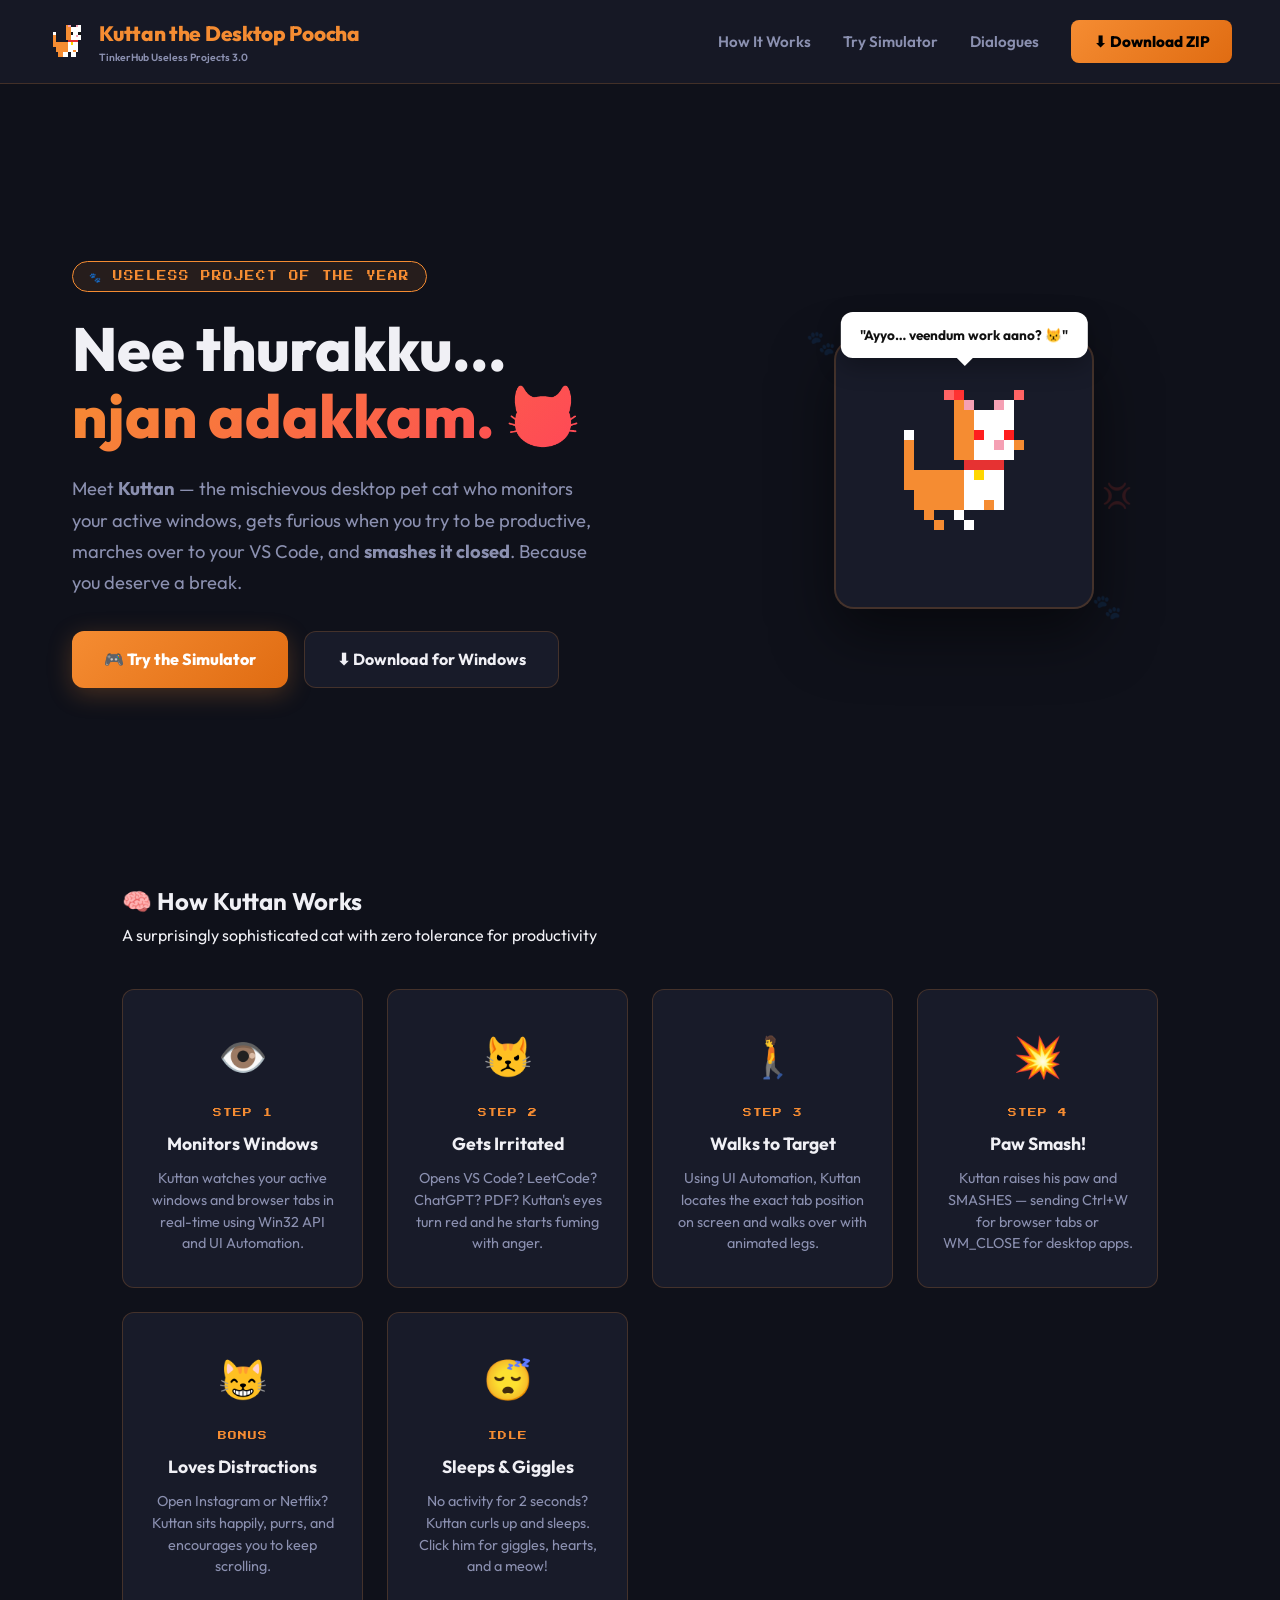
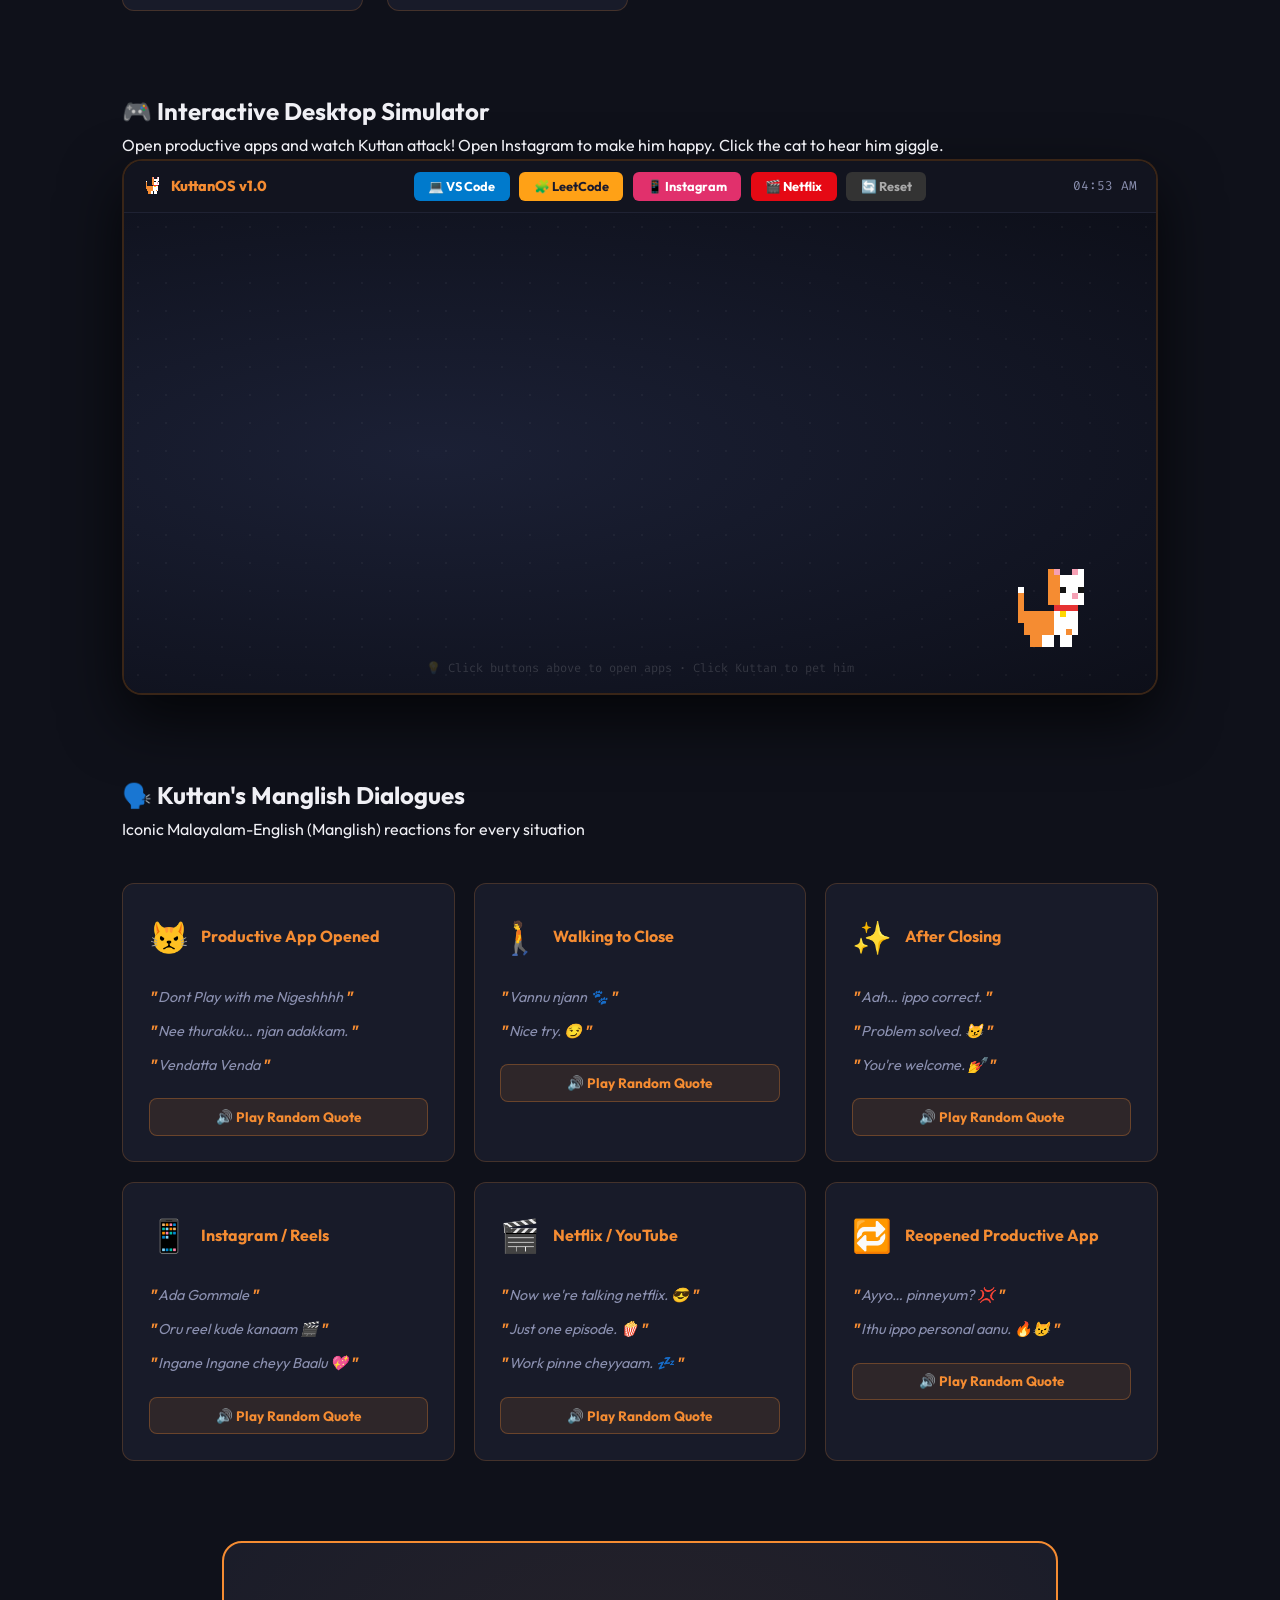
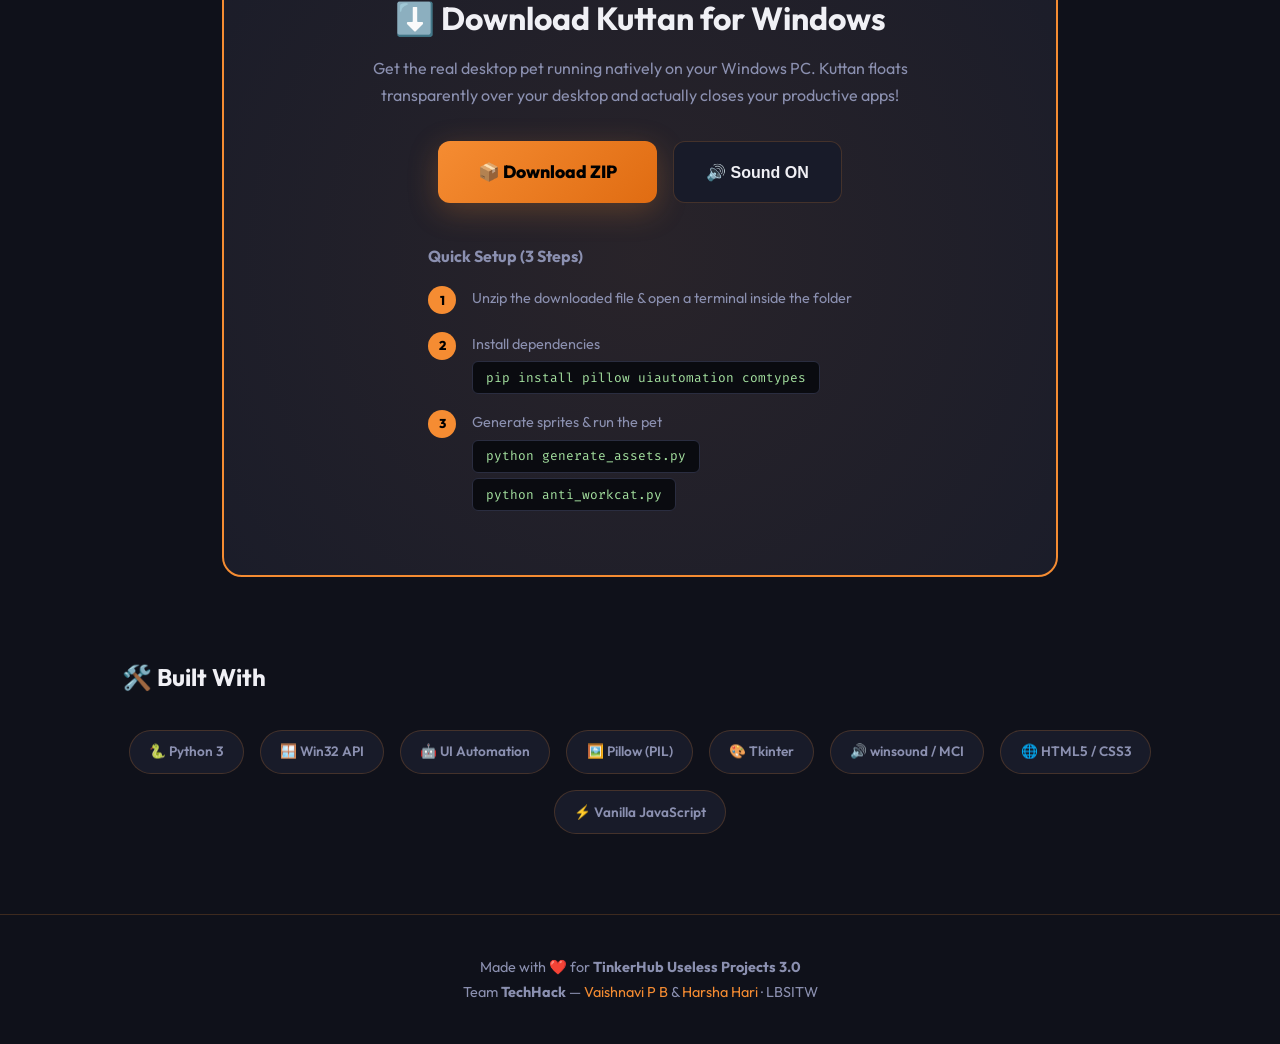
<file: index.html>
<!DOCTYPE html>
<html lang="en">
<head>
    <meta charset="UTF-8">
    <meta name="viewport" content="width=device-width, initial-scale=1.0">
    <title>Kuttan the Desktop Poocha 😾 | Nee Thurakku... Njan Adakkam</title>
    <meta name="description" content="Meet Kuttan — the mischievous anti-productivity desktop pet cat that smashes your VS Code, closes your LeetCode tabs, and forces you to scroll Instagram Reels instead.">
    <link rel="icon" href="sprites/cat_angry.png" type="image/png">
    <link rel="stylesheet" href="style.css">
</head>
<body>

    <!-- ===== Navbar ===== -->
    <header class="navbar">
        <div class="brand">
            <img src="sprites/cat_idle.png" alt="Kuttan" class="brand-logo">
            <div>
                <span class="brand-title">Kuttan the Desktop Poocha</span>
                <span class="brand-subtitle">TinkerHub Useless Projects 3.0</span>
            </div>
        </div>
        <nav class="nav-links">
            <a href="#how-it-works">How It Works</a>
            <a href="#simulator">Try Simulator</a>
            <a href="#dialogues">Dialogues</a>
            <a href="#download" class="btn-nav-download">⬇ Download ZIP</a>
        </nav>
    </header>

    <!-- ===== Hero ===== -->
    <section class="hero">
        <div class="hero-content">
            <div class="hero-badge">🐾 USELESS PROJECT OF THE YEAR</div>
            <h1 class="hero-title">
                Nee thurakku...<br>
                <span class="gradient-text">njan adakkam. 😾</span>
            </h1>
            <p class="hero-subtitle">
                Meet <strong>Kuttan</strong> — the mischievous desktop pet cat who monitors your active windows, gets furious when you try to be productive, marches over to your VS Code, and <strong>smashes it closed</strong>. Because you deserve a break.
            </p>
            <div class="hero-actions">
                <a href="#simulator" class="btn-primary">🎮 Try the Simulator</a>
                <a href="#download" class="btn-secondary">⬇ Download for Windows</a>
            </div>
        </div>
        <div class="hero-visual">
            <div class="hero-cat-card">
                <div class="hero-speech">"Ayyo… veendum work aano? 😾"</div>
                <img src="sprites/cat_smash.png" alt="Kuttan Paw Smash" class="hero-cat-img">
                <div class="floating-paws paw-1">🐾</div>
                <div class="floating-paws paw-2">🐾</div>
                <div class="floating-paws paw-3">💢</div>
            </div>
        </div>
    </section>

    <!-- ===== How It Works ===== -->
    <section id="how-it-works" class="how-section">
        <div class="section-header">
            <h2>🧠 How Kuttan Works</h2>
            <p>A surprisingly sophisticated cat with zero tolerance for productivity</p>
        </div>

        <div class="how-grid">
            <div class="how-card">
                <div class="how-icon">👁️</div>
                <div class="how-step">STEP 1</div>
                <h3>Monitors Windows</h3>
                <p>Kuttan watches your active windows and browser tabs in real-time using Win32 API and UI Automation.</p>
            </div>
            <div class="how-card">
                <div class="how-icon">😾</div>
                <div class="how-step">STEP 2</div>
                <h3>Gets Irritated</h3>
                <p>Opens VS Code? LeetCode? ChatGPT? PDF? Kuttan's eyes turn red and he starts fuming with anger.</p>
            </div>
            <div class="how-card">
                <div class="how-icon">🚶</div>
                <div class="how-step">STEP 3</div>
                <h3>Walks to Target</h3>
                <p>Using UI Automation, Kuttan locates the exact tab position on screen and walks over with animated legs.</p>
            </div>
            <div class="how-card">
                <div class="how-icon">💥</div>
                <div class="how-step">STEP 4</div>
                <h3>Paw Smash!</h3>
                <p>Kuttan raises his paw and SMASHES — sending Ctrl+W for browser tabs or WM_CLOSE for desktop apps.</p>
            </div>
            <div class="how-card">
                <div class="how-icon">😸</div>
                <div class="how-step">BONUS</div>
                <h3>Loves Distractions</h3>
                <p>Open Instagram or Netflix? Kuttan sits happily, purrs, and encourages you to keep scrolling.</p>
            </div>
            <div class="how-card">
                <div class="how-icon">😴</div>
                <div class="how-step">IDLE</div>
                <h3>Sleeps & Giggles</h3>
                <p>No activity for 2 seconds? Kuttan curls up and sleeps. Click him for giggles, hearts, and a meow!</p>
            </div>
        </div>
    </section>

    <!-- ===== Interactive Simulator ===== -->
    <section id="simulator" class="simulator-section">
        <div class="section-header">
            <h2>🎮 Interactive Desktop Simulator</h2>
            <p>Open productive apps and watch Kuttan attack! Open Instagram to make him happy. Click the cat to hear him giggle.</p>
        </div>

        <div class="simulator-container">
            <div class="os-topbar">
                <div class="os-brand">
                    <img src="sprites/cat_idle.png" alt="">
                    KuttanOS v1.0
                </div>
                <div class="os-controls">
                    <button class="os-btn btn-vscode" id="btn-spawn-vscode">💻 VS Code</button>
                    <button class="os-btn btn-leetcode" id="btn-spawn-leetcode">🧩 LeetCode</button>
                    <button class="os-btn btn-insta" id="btn-spawn-insta">📱 Instagram</button>
                    <button class="os-btn btn-netflix" id="btn-spawn-netflix">🎬 Netflix</button>
                    <button class="os-btn btn-reset" id="btn-reset-cat">🔄 Reset</button>
                </div>
                <div class="os-clock" id="os-clock">00:00</div>
            </div>

            <div class="desktop-screen" id="desktop-screen">
                <div class="desktop-wallpaper"></div>

                <div class="window-layer" id="window-layer">
                    <!-- VS Code Window -->
                    <div class="sim-window window-vscode hidden" id="win-vscode">
                        <div class="win-header">
                            <span class="win-title">📄 main.py — Visual Studio Code</span>
                            <button class="win-close-btn" id="close-vscode">✕</button>
                        </div>
                        <div class="win-body vscode-body">
                            <div class="sidebar">
                                <div>📁 src</div>
                                <div class="file active">🐍 main.py</div>
                                <div class="file">⚙️ config.json</div>
                                <div class="file">📦 utils.py</div>
                            </div>
                            <div class="editor">
                                <div class="line"><span class="ln">1</span> <span class="kwd">def</span> <span class="fn">do_hard_work</span>():</div>
                                <div class="line"><span class="ln">2</span> &nbsp;&nbsp;&nbsp;&nbsp;print(<span class="str">"Writing code..."</span>)</div>
                                <div class="line"><span class="ln">3</span> &nbsp;&nbsp;&nbsp;&nbsp;time.sleep(<span class="num">3600</span>)</div>
                                <div class="line"><span class="ln">4</span> &nbsp;&nbsp;&nbsp;&nbsp;<span class="kwd">return</span> <span class="str">"Productivity +100"</span></div>
                                <div class="line"><span class="ln">5</span></div>
                                <div class="line"><span class="ln">6</span> <span class="kwd">if</span> __name__ == <span class="str">"__main__"</span>:</div>
                                <div class="line"><span class="ln">7</span> &nbsp;&nbsp;&nbsp;&nbsp;do_hard_work()</div>
                            </div>
                        </div>
                    </div>

                    <!-- LeetCode Window -->
                    <div class="sim-window window-leetcode hidden" id="win-leetcode">
                        <div class="win-header">
                            <span class="win-title">🧩 LeetCode — Two Sum</span>
                            <button class="win-close-btn" id="close-leetcode">✕</button>
                        </div>
                        <div class="win-body leetcode-body">
                            <div class="lc-header">
                                <span class="lc-difficulty lc-hard">Hard</span>
                                <span class="lc-title">42. Trapping Rain Water</span>
                            </div>
                            <p class="lc-desc">Given n non-negative integers representing an elevation map where the width of each bar is 1, compute how much water it can trap after raining...</p>
                        </div>
                    </div>

                    <!-- Instagram Window -->
                    <div class="sim-window window-insta hidden" id="win-insta">
                        <div class="win-header">
                            <span class="win-title">📷 Instagram Reels</span>
                            <button class="win-close-btn" id="close-insta">✕</button>
                        </div>
                        <div class="win-body insta-body">
                            <div class="reel-card">
                                <div class="reel-video">
                                    <span>🎥 Reel #402: Cat falling off sofa</span>
                                    <div class="like-heart">❤️ 1.2M likes</div>
                                </div>
                                <div class="reel-caption">"Oru reel koodi kanaam... 🍿"</div>
                            </div>
                        </div>
                    </div>

                    <!-- Netflix Window -->
                    <div class="sim-window window-netflix hidden" id="win-netflix">
                        <div class="win-header">
                            <span class="win-title">🍿 Netflix — Binge Time</span>
                            <button class="win-close-btn" id="close-netflix">✕</button>
                        </div>
                        <div class="win-body netflix-body">
                            <div class="show-banner">
                                <h3>Stranger Cat — Season 4</h3>
                                <p>Just one episode before sleeping...</p>
                                <button class="btn-play">▶ Play Episode 1</button>
                            </div>
                        </div>
                    </div>
                </div>

                <!-- Cat Entity -->
                <div class="sim-cat-entity" id="sim-cat">
                    <div class="sim-speech-bubble hidden" id="sim-speech">
                        Ayyo… veendum work aano?
                    </div>
                    <img src="sprites/cat_idle.png" alt="Kuttan" id="sim-cat-img" class="cat-sprite">
                </div>

                <div class="desktop-hint">💡 Click buttons above to open apps · Click Kuttan to pet him</div>
            </div>
        </div>
    </section>

    <!-- ===== Dialogues Section ===== -->
    <section id="dialogues" class="dialogue-section">
        <div class="section-header">
            <h2>🗣️ Kuttan's Manglish Dialogues</h2>
            <p>Iconic Malayalam-English (Manglish) reactions for every situation</p>
        </div>

        <div class="dialogue-grid">
            <div class="dialogue-card">
                <div class="card-top">
                    <div class="card-icon">😾</div>
                    <h3>Productive App Opened</h3>
                </div>
                <ul>
                    <li>Dont Play with me Nigeshhhh</li>
                    <li>Nee thurakku… njan adakkam.</li>
                    <li>Vendatta Venda</li>
                </ul>
                <button class="btn-speak" onclick="playQuote('PRODUCTIVE_OPENED')">🔊 Play Random Quote</button>
            </div>

            <div class="dialogue-card">
                <div class="card-top">
                    <div class="card-icon">🚶</div>
                    <h3>Walking to Close</h3>
                </div>
                <ul>
                    <li>Vannu njann 🐾</li>
                    <li>Nice try. 😏</li>
                </ul>
                <button class="btn-speak" onclick="playQuote('GOING_TO_CLOSE')">🔊 Play Random Quote</button>
            </div>

            <div class="dialogue-card">
                <div class="card-top">
                    <div class="card-icon">✨</div>
                    <h3>After Closing</h3>
                </div>
                <ul>
                    <li>Aah… ippo correct.</li>
                    <li>Problem solved. 😼</li>
                    <li>You're welcome. 💅</li>
                </ul>
                <button class="btn-speak" onclick="playQuote('AFTER_CLOSING')">🔊 Play Random Quote</button>
            </div>

            <div class="dialogue-card">
                <div class="card-top">
                    <div class="card-icon">📱</div>
                    <h3>Instagram / Reels</h3>
                </div>
                <ul>
                    <li>Ada Gommale</li>
                    <li>Oru reel kude kanaam 🎬</li>
                    <li>Ingane Ingane cheyy Baalu 💖</li>
                </ul>
                <button class="btn-speak" onclick="playQuote('INSTAGRAM_OPENED')">🔊 Play Random Quote</button>
            </div>

            <div class="dialogue-card">
                <div class="card-top">
                    <div class="card-icon">🎬</div>
                    <h3>Netflix / YouTube</h3>
                </div>
                <ul>
                    <li>Now we're talking netflix. 😎</li>
                    <li>Just one episode. 🍿</li>
                    <li>Work pinne cheyyaam. 💤</li>
                </ul>
                <button class="btn-speak" onclick="playQuote('NETFLIX_OPENED')">🔊 Play Random Quote</button>
            </div>

            <div class="dialogue-card">
                <div class="card-top">
                    <div class="card-icon">🔁</div>
                    <h3>Reopened Productive App</h3>
                </div>
                <ul>
                    <li>Ayyo… pinneyum? 💢</li>
                    <li>Ithu ippo personal aanu. 🔥😾</li>
                </ul>
                <button class="btn-speak" onclick="playQuote('REOPENED_PRODUCTIVE')">🔊 Play Random Quote</button>
            </div>
        </div>
    </section>

    <!-- ===== Download Section ===== -->
    <section id="download" class="download-section">
        <div class="download-card">
            <h2>⬇️ Download Kuttan for Windows</h2>
            <p>Get the real desktop pet running natively on your Windows PC. Kuttan floats transparently over your desktop and actually closes your productive apps!</p>

            <div class="download-actions">
                <a href="kuttan-desktop-poocha.zip" class="btn-download-main" download>📦 Download ZIP</a>
                <button id="btn-sound-toggle" class="btn-secondary">🔊 Sound ON</button>
            </div>

            <div class="setup-steps">
                <h3>Quick Setup (3 Steps)</h3>
                <div class="step">
                    <div class="step-num">1</div>
                    <div class="step-content">
                        <p>Unzip the downloaded file & open a terminal inside the folder</p>
                    </div>
                </div>
                <div class="step">
                    <div class="step-num">2</div>
                    <div class="step-content">
                        <p>Install dependencies</p>
                        <code class="code-inline">pip install pillow uiautomation comtypes</code>
                    </div>
                </div>
                <div class="step">
                    <div class="step-num">3</div>
                    <div class="step-content">
                        <p>Generate sprites & run the pet</p>
                        <code class="code-inline">python generate_assets.py</code>
                        <br>
                        <code class="code-inline" style="margin-top: 0.3rem;">python anti_workcat.py</code>
                    </div>
                </div>
            </div>
        </div>
    </section>

    <!-- ===== Tech Stack ===== -->
    <section class="tech-section">
        <div class="section-header">
            <h2>🛠️ Built With</h2>
        </div>
        <div class="tech-grid">
            <div class="tech-pill">🐍 Python 3</div>
            <div class="tech-pill">🪟 Win32 API</div>
            <div class="tech-pill">🤖 UI Automation</div>
            <div class="tech-pill">🖼️ Pillow (PIL)</div>
            <div class="tech-pill">🎨 Tkinter</div>
            <div class="tech-pill">🔊 winsound / MCI</div>
            <div class="tech-pill">🌐 HTML5 / CSS3</div>
            <div class="tech-pill">⚡ Vanilla JavaScript</div>
        </div>
    </section>

    <!-- ===== Footer ===== -->
    <footer class="footer">
        <p>Made with <span class="footer-heart">❤️</span> for <strong>TinkerHub Useless Projects 3.0</strong></p>
        <p>Team <strong>TechHack</strong> — <a href="#">Vaishnavi P B</a> & <a href="#">Harsha Hari</a> · LBSITW</p>
    </footer>

    <script src="app.js"></script>
</body>
</html>
</file>
<file: style.css>
/* ==========================================================================
   Kuttan the Desktop Poocha — Website Design System
   ========================================================================== */

@import url('https://fonts.googleapis.com/css2?family=Outfit:wght@400;600;800&family=Press+Start+2P&family=Fira+Code:wght@400;600&display=swap');

:root {
    --bg-dark: #0f111a;
    --bg-card: #181b29;
    --bg-glass: rgba(24, 27, 41, 0.85);
    --border-glass: rgba(245, 140, 50, 0.2);
    --primary-orange: #f58c32;
    --primary-orange-glow: rgba(245, 140, 50, 0.25);
    --accent-red: #ff4757;
    --accent-green: #2ed573;
    --accent-purple: #a55eea;
    --accent-pink: #f38ba8;
    --text-white: #f0f0f5;
    --text-dim: #8b90b0;
    --font-heading: 'Outfit', sans-serif;
    --font-pixel: 'Press Start 2P', monospace;
    --font-code: 'Fira Code', monospace;
    --radius-lg: 20px;
    --radius-md: 12px;
    --radius-sm: 8px;
}

* { margin: 0; padding: 0; box-sizing: border-box; }
html { scroll-behavior: smooth; }

body {
    background-color: var(--bg-dark);
    color: var(--text-white);
    font-family: var(--font-heading);
    line-height: 1.7;
    overflow-x: hidden;
}

::selection {
    background: var(--primary-orange);
    color: #000;
}

/* ---- Scrollbar ---- */
::-webkit-scrollbar { width: 8px; }
::-webkit-scrollbar-track { background: var(--bg-dark); }
::-webkit-scrollbar-thumb { background: var(--primary-orange); border-radius: 4px; }

/* ---- Navbar ---- */
.navbar {
    display: flex;
    justify-content: space-between;
    align-items: center;
    padding: 1rem 3rem;
    background: var(--bg-glass);
    backdrop-filter: blur(16px);
    -webkit-backdrop-filter: blur(16px);
    border-bottom: 1px solid var(--border-glass);
    position: sticky;
    top: 0;
    z-index: 1000;
}

.brand {
    display: flex;
    align-items: center;
    gap: 0.7rem;
}

.brand-logo {
    width: 40px;
    height: 40px;
    image-rendering: pixelated;
    animation: floatSmall 2s ease-in-out infinite;
}

@keyframes floatSmall {
    0%, 100% { transform: translateY(0); }
    50% { transform: translateY(-4px); }
}

.brand-title {
    font-size: 1.3rem;
    font-weight: 800;
    color: var(--primary-orange);
    letter-spacing: -0.3px;
}

.brand-subtitle {
    font-size: 0.65rem;
    color: var(--text-dim);
    font-weight: 600;
    display: block;
    margin-top: -2px;
}

.nav-links {
    display: flex;
    gap: 2rem;
    align-items: center;
}

.nav-links a {
    color: var(--text-dim);
    text-decoration: none;
    font-weight: 600;
    font-size: 0.95rem;
    transition: color 0.3s;
    position: relative;
}

.nav-links a:hover { color: var(--primary-orange); }

.nav-links a::after {
    content: '';
    position: absolute;
    bottom: -4px;
    left: 0;
    width: 0;
    height: 2px;
    background: var(--primary-orange);
    transition: width 0.3s;
}

.nav-links a:hover::after { width: 100%; }

.btn-nav-download {
    background: linear-gradient(135deg, var(--primary-orange), #e06c12);
    color: #000 !important;
    padding: 0.55rem 1.4rem;
    border-radius: var(--radius-sm);
    font-weight: 800 !important;
    transition: transform 0.2s, box-shadow 0.2s !important;
    font-size: 0.9rem;
}

.btn-nav-download::after { display: none !important; }

.btn-nav-download:hover {
    transform: translateY(-2px) !important;
    box-shadow: 0 6px 20px var(--primary-orange-glow) !important;
}

/* ---- Hero Section ---- */
.hero {
    display: grid;
    grid-template-columns: 1.2fr 1fr;
    gap: 4rem;
    max-width: 1200px;
    margin: 0 auto;
    padding: 5rem 2rem 4rem;
    align-items: center;
    min-height: 85vh;
}

.hero-badge {
    display: inline-block;
    font-family: var(--font-pixel);
    font-size: 0.6rem;
    padding: 0.4rem 1rem;
    background: rgba(245, 140, 50, 0.1);
    border: 1px solid var(--primary-orange);
    border-radius: 20px;
    color: var(--primary-orange);
    margin-bottom: 1.5rem;
    letter-spacing: 1px;
}

.hero-title {
    font-size: 3.8rem;
    font-weight: 800;
    line-height: 1.1;
    margin-bottom: 1.5rem;
}

.gradient-text {
    background: linear-gradient(135deg, var(--primary-orange), var(--accent-red));
    -webkit-background-clip: text;
    -webkit-text-fill-color: transparent;
    background-clip: text;
}

.hero-subtitle {
    font-size: 1.15rem;
    color: var(--text-dim);
    margin-bottom: 2rem;
    max-width: 520px;
}

.hero-actions {
    display: flex;
    gap: 1rem;
    flex-wrap: wrap;
}

.btn-primary {
    display: inline-flex;
    align-items: center;
    gap: 0.5rem;
    background: linear-gradient(135deg, var(--primary-orange), #e06c12);
    color: #fff;
    padding: 0.9rem 2rem;
    border-radius: var(--radius-md);
    text-decoration: none;
    font-weight: 800;
    font-size: 1rem;
    border: none;
    cursor: pointer;
    box-shadow: 0 6px 25px var(--primary-orange-glow);
    transition: all 0.3s ease;
}

.btn-primary:hover {
    transform: translateY(-3px);
    box-shadow: 0 12px 35px rgba(245, 140, 50, 0.4);
}

.btn-secondary {
    display: inline-flex;
    align-items: center;
    gap: 0.5rem;
    background: var(--bg-card);
    color: var(--text-white);
    border: 1px solid var(--border-glass);
    padding: 0.9rem 2rem;
    border-radius: var(--radius-md);
    text-decoration: none;
    font-weight: 700;
    font-size: 1rem;
    cursor: pointer;
    transition: all 0.3s ease;
}

.btn-secondary:hover {
    background: rgba(255, 255, 255, 0.08);
    border-color: var(--primary-orange);
}

.hero-visual {
    position: relative;
    display: flex;
    justify-content: center;
    align-items: center;
}

.hero-cat-card {
    position: relative;
    background: var(--bg-card);
    border: 2px solid var(--border-glass);
    border-radius: var(--radius-lg);
    padding: 3rem;
    box-shadow: 0 25px 60px rgba(0, 0, 0, 0.5);
    text-align: center;
}

.hero-cat-card::before {
    content: '';
    position: absolute;
    inset: -1px;
    border-radius: var(--radius-lg);
    background: linear-gradient(135deg, var(--primary-orange), transparent, var(--accent-red));
    z-index: -1;
    opacity: 0.3;
}

.hero-cat-img {
    width: 160px;
    height: 160px;
    image-rendering: pixelated;
    animation: heroFloat 3s ease-in-out infinite;
}

@keyframes heroFloat {
    0%, 100% { transform: translateY(0) rotate(0deg); }
    25% { transform: translateY(-8px) rotate(2deg); }
    75% { transform: translateY(-4px) rotate(-2deg); }
}

.hero-speech {
    position: absolute;
    top: -30px;
    left: 50%;
    transform: translateX(-50%);
    background: #fff;
    color: #111;
    padding: 0.7rem 1.2rem;
    border-radius: var(--radius-md);
    font-size: 0.85rem;
    font-weight: 700;
    white-space: nowrap;
    box-shadow: 0 8px 25px rgba(0, 0, 0, 0.3);
    animation: pulse 2s ease-in-out infinite;
}

.hero-speech::after {
    content: '';
    position: absolute;
    bottom: -8px;
    left: 50%;
    transform: translateX(-50%);
    border-width: 8px 8px 0;
    border-style: solid;
    border-color: #fff transparent;
}

@keyframes pulse {
    0%, 100% { transform: translateX(-50%) scale(1); }
    50% { transform: translateX(-50%) scale(1.03); }
}

.floating-paws {
    position: absolute;
    font-size: 1.5rem;
    opacity: 0.15;
    animation: drift 6s ease-in-out infinite;
}

.paw-1 { top: -20px; left: -30px; animation-delay: 0s; }
.paw-2 { bottom: -20px; right: -30px; animation-delay: 2s; }
.paw-3 { top: 50%; right: -40px; animation-delay: 4s; }

@keyframes drift {
    0%, 100% { transform: translate(0, 0) rotate(0deg); opacity: 0.15; }
    50% { transform: translate(5px, -8px) rotate(15deg); opacity: 0.3; }
}

/* ---- How It Works Section ---- */
.how-section {
    max-width: 1100px;
    margin: 2rem auto 5rem;
    padding: 0 2rem;
}

.how-grid {
    display: grid;
    grid-template-columns: repeat(auto-fit, minmax(240px, 1fr));
    gap: 1.5rem;
    margin-top: 2.5rem;
}

.how-card {
    background: var(--bg-card);
    border: 1px solid var(--border-glass);
    border-radius: var(--radius-md);
    padding: 2rem 1.5rem;
    text-align: center;
    transition: transform 0.3s, border-color 0.3s;
    position: relative;
    overflow: hidden;
}

.how-card:hover {
    transform: translateY(-6px);
    border-color: var(--primary-orange);
}

.how-card::after {
    content: '';
    position: absolute;
    top: 0;
    left: 0;
    right: 0;
    height: 3px;
    background: linear-gradient(90deg, var(--primary-orange), var(--accent-red));
    opacity: 0;
    transition: opacity 0.3s;
}

.how-card:hover::after { opacity: 1; }

.how-icon {
    font-size: 2.5rem;
    margin-bottom: 1rem;
}

.how-step {
    font-family: var(--font-pixel);
    font-size: 0.55rem;
    color: var(--primary-orange);
    margin-bottom: 0.5rem;
    letter-spacing: 1px;
}

.how-card h3 {
    font-size: 1.1rem;
    margin-bottom: 0.6rem;
}

.how-card p {
    font-size: 0.9rem;
    color: var(--text-dim);
    line-height: 1.5;
}

/* ---- Simulator Section ---- */
.simulator-section {
    max-width: 1100px;
    margin: 3rem auto 5rem;
    padding: 0 2rem;
}

.simulator-container {
    background: #0a0b10;
    border: 2px solid var(--border-glass);
    border-radius: var(--radius-lg);
    overflow: hidden;
    box-shadow: 0 25px 60px rgba(0, 0, 0, 0.7);
}

.os-topbar {
    display: flex;
    justify-content: space-between;
    align-items: center;
    padding: 0.7rem 1.2rem;
    background: #12141f;
    border-bottom: 1px solid #1f2233;
    flex-wrap: wrap;
    gap: 0.5rem;
}

.os-brand {
    font-weight: 800;
    color: var(--primary-orange);
    font-size: 0.9rem;
    display: flex;
    align-items: center;
    gap: 0.5rem;
}

.os-brand img {
    width: 20px;
    height: 20px;
    image-rendering: pixelated;
}

.os-controls {
    display: flex;
    gap: 0.6rem;
    flex-wrap: wrap;
}

.os-btn {
    padding: 0.4rem 0.9rem;
    border: none;
    border-radius: 6px;
    font-weight: 700;
    font-size: 0.8rem;
    cursor: pointer;
    transition: transform 0.2s, box-shadow 0.2s;
    font-family: var(--font-heading);
}

.os-btn:hover {
    transform: scale(1.05);
    box-shadow: 0 4px 12px rgba(0, 0, 0, 0.3);
}

.btn-vscode { background: #007acc; color: white; }
.btn-leetcode { background: #ffa116; color: #1a1a2e; }
.btn-insta { background: #e1306c; color: white; }
.btn-netflix { background: #e50914; color: white; }
.btn-reset { background: #333; color: #aaa; }

.os-clock {
    color: var(--text-dim);
    font-family: var(--font-code);
    font-size: 0.8rem;
}

.desktop-screen {
    position: relative;
    width: 100%;
    height: 480px;
    background: radial-gradient(ellipse at 30% 50%, #1b2035 0%, #0d0f19 100%);
    overflow: hidden;
    cursor: default;
}

.desktop-wallpaper {
    position: absolute;
    width: 100%;
    height: 100%;
    opacity: 0.04;
    background-image: radial-gradient(#fff 1px, transparent 1px);
    background-size: 28px 28px;
}

.desktop-hint {
    position: absolute;
    bottom: 15px;
    left: 50%;
    transform: translateX(-50%);
    font-size: 0.75rem;
    color: rgba(255,255,255,0.15);
    font-family: var(--font-code);
    pointer-events: none;
}

/* Sim windows */
.window-layer {
    position: absolute;
    width: 100%;
    height: 100%;
    pointer-events: none;
}

.sim-window {
    position: absolute;
    background: #1e1e2e;
    border-radius: 10px;
    border: 1px solid #313244;
    box-shadow: 0 15px 40px rgba(0, 0, 0, 0.6);
    pointer-events: auto;
    animation: windowIn 0.3s ease-out;
}

@keyframes windowIn {
    from { transform: scale(0.9); opacity: 0; }
    to { transform: scale(1); opacity: 1; }
}

.sim-window.hidden { display: none; }

.win-header {
    display: flex;
    justify-content: space-between;
    align-items: center;
    padding: 0.5rem 1rem;
    background: #181825;
    border-radius: 10px 10px 0 0;
    border-bottom: 1px solid #313244;
    cursor: move;
}

.win-title {
    font-size: 0.8rem;
    font-weight: 600;
    color: #cdd6f4;
}

.win-close-btn {
    background: #f38ba8;
    color: #11111b;
    border: none;
    width: 18px;
    height: 18px;
    border-radius: 50%;
    font-weight: bold;
    font-size: 0.6rem;
    cursor: pointer;
    transition: background 0.2s;
    display: flex;
    align-items: center;
    justify-content: center;
}

.win-close-btn:hover { background: #eb6f92; }

.win-body {
    padding: 1rem;
    font-family: var(--font-code);
    font-size: 0.8rem;
}

/* VS Code window */
.window-vscode { top: 40px; left: 60px; width: 440px; }
.vscode-body { display: flex; gap: 0.8rem; height: 230px; }
.sidebar { width: 110px; background: #11111b; padding: 0.5rem; border-radius: 6px; font-size: 0.75rem; color: var(--text-dim); }
.sidebar .file { padding: 0.2rem 0; }
.sidebar .file.active { color: var(--primary-orange); font-weight: bold; }
.editor { flex: 1; background: #181825; padding: 0.8rem; border-radius: 6px; color: #a6adc8; overflow: hidden; }
.line { margin-bottom: 0.35rem; font-size: 0.78rem; }
.ln { color: #585b70; margin-right: 0.5rem; }
.kwd { color: #cba6f7; }
.fn { color: #89b4fa; }
.str { color: #a6e3a1; }
.num { color: #fab387; }

/* LeetCode window */
.window-leetcode { top: 60px; left: 280px; width: 400px; }
.leetcode-body { background: #1a1a2e; border-radius: 6px; padding: 1rem; }
.lc-header { display: flex; align-items: center; gap: 0.5rem; margin-bottom: 0.8rem; }
.lc-difficulty { font-size: 0.7rem; padding: 0.2rem 0.6rem; border-radius: 10px; font-weight: 700; }
.lc-hard { background: rgba(255,71,87,0.2); color: #ff4757; }
.lc-title { font-weight: 700; color: #cdd6f4; }
.lc-desc { color: #8b90b0; font-size: 0.78rem; line-height: 1.5; }

/* Instagram window */
.window-insta { top: 70px; left: 300px; width: 320px; }
.insta-body { text-align: center; }
.reel-card { background: #11111b; border-radius: 10px; padding: 1.2rem; }
.reel-video {
    height: 160px;
    background: linear-gradient(135deg, #833ab4, #fd1d1d, #fcb045);
    border-radius: 8px;
    display: flex;
    flex-direction: column;
    justify-content: center;
    align-items: center;
    color: white;
    font-weight: bold;
    font-size: 0.85rem;
}
.like-heart { margin-top: 0.8rem; font-size: 1rem; }
.reel-caption { margin-top: 0.8rem; color: #cdd6f4; font-weight: 600; font-size: 0.85rem; }

/* Netflix window */
.window-netflix { top: 80px; left: 400px; width: 380px; }
.netflix-body { background: #11111b; border-radius: 8px; padding: 1.2rem; text-align: center; }
.show-banner { background: linear-gradient(135deg, #e50914, #b20710); padding: 1.5rem; border-radius: 8px; }
.show-banner h3 { margin-bottom: 0.5rem; }
.show-banner p { font-size: 0.85rem; opacity: 0.9; }
.btn-play {
    margin-top: 1rem;
    padding: 0.5rem 1.2rem;
    background: white;
    color: black;
    border: none;
    border-radius: 4px;
    font-weight: bold;
    cursor: pointer;
    font-family: var(--font-heading);
}

/* Cat entity */
.sim-cat-entity {
    position: absolute;
    width: 96px;
    height: 96px;
    z-index: 100;
    cursor: pointer;
    transition: left 0.08s linear, top 0.08s linear;
}

.cat-sprite {
    width: 96px;
    height: 96px;
    image-rendering: pixelated;
    transition: transform 0.1s;
}

.sim-speech-bubble {
    position: absolute;
    top: -50px;
    left: 50%;
    transform: translateX(-50%);
    background: #fff;
    color: #000;
    padding: 0.45rem 0.8rem;
    border-radius: 10px;
    font-weight: 700;
    font-size: 0.8rem;
    white-space: nowrap;
    box-shadow: 0 4px 15px rgba(0, 0, 0, 0.4);
    z-index: 101;
    animation: popIn 0.2s ease-out;
    font-family: var(--font-heading);
}

@keyframes popIn {
    from { transform: translateX(-50%) scale(0.8); opacity: 0; }
    to { transform: translateX(-50%) scale(1); opacity: 1; }
}

.sim-speech-bubble::after {
    content: '';
    position: absolute;
    bottom: -7px;
    left: 50%;
    transform: translateX(-50%);
    border-width: 7px 7px 0;
    border-style: solid;
    border-color: #fff transparent;
}

.sim-speech-bubble.hidden { display: none; }

/* ---- Dialogues Section ---- */
.dialogue-section {
    max-width: 1100px;
    margin: 3rem auto 5rem;
    padding: 0 2rem;
}

.dialogue-grid {
    display: grid;
    grid-template-columns: repeat(auto-fit, minmax(300px, 1fr));
    gap: 1.2rem;
    margin-top: 2.5rem;
}

.dialogue-card {
    background: var(--bg-card);
    border: 1px solid var(--border-glass);
    border-radius: var(--radius-md);
    padding: 1.6rem;
    transition: transform 0.3s, border-color 0.3s, box-shadow 0.3s;
}

.dialogue-card:hover {
    transform: translateY(-5px);
    border-color: var(--primary-orange);
    box-shadow: 0 10px 30px rgba(245, 140, 50, 0.1);
}

.card-top {
    display: flex;
    align-items: center;
    gap: 0.8rem;
    margin-bottom: 1rem;
}

.card-icon { font-size: 2rem; }

.dialogue-card h3 {
    font-size: 1rem;
    color: var(--primary-orange);
}

.dialogue-card ul {
    list-style: none;
    margin-bottom: 1rem;
}

.dialogue-card li {
    padding: 0.3rem 0;
    color: var(--text-dim);
    font-style: italic;
    font-size: 0.9rem;
}

.dialogue-card li::before {
    content: '"';
    color: var(--primary-orange);
    font-weight: 800;
    margin-right: 2px;
}

.dialogue-card li::after {
    content: '"';
    color: var(--primary-orange);
    font-weight: 800;
    margin-left: 2px;
}

.btn-speak {
    width: 100%;
    padding: 0.55rem;
    background: rgba(245, 140, 50, 0.1);
    color: var(--primary-orange);
    border: 1px solid rgba(245, 140, 50, 0.3);
    border-radius: var(--radius-sm);
    font-weight: 700;
    cursor: pointer;
    transition: all 0.3s;
    font-family: var(--font-heading);
    font-size: 0.85rem;
}

.btn-speak:hover {
    background: var(--primary-orange);
    color: #000;
}

/* ---- Download Section ---- */
.download-section {
    max-width: 900px;
    margin: 3rem auto 5rem;
    padding: 0 2rem;
}

.download-card {
    background: var(--bg-card);
    border: 2px solid var(--primary-orange);
    border-radius: var(--radius-lg);
    padding: 3rem;
    text-align: center;
    position: relative;
    overflow: hidden;
}

.download-card::before {
    content: '';
    position: absolute;
    top: -50%;
    left: -50%;
    width: 200%;
    height: 200%;
    background: radial-gradient(circle, var(--primary-orange-glow) 0%, transparent 60%);
    opacity: 0.3;
    pointer-events: none;
}

.download-card h2 {
    font-size: 2rem;
    margin-bottom: 0.6rem;
    position: relative;
}

.download-card > p {
    color: var(--text-dim);
    margin-bottom: 2rem;
    position: relative;
    max-width: 600px;
    margin-left: auto;
    margin-right: auto;
}

.download-actions {
    display: flex;
    justify-content: center;
    gap: 1rem;
    margin-bottom: 2.5rem;
    flex-wrap: wrap;
    position: relative;
}

.btn-download-main {
    display: inline-flex;
    align-items: center;
    gap: 0.5rem;
    background: linear-gradient(135deg, var(--primary-orange), #e06c12);
    color: #000;
    padding: 1rem 2.5rem;
    border-radius: var(--radius-md);
    text-decoration: none;
    font-weight: 800;
    font-size: 1.1rem;
    border: none;
    cursor: pointer;
    box-shadow: 0 8px 30px var(--primary-orange-glow);
    transition: all 0.3s;
}

.btn-download-main:hover {
    transform: translateY(-3px);
    box-shadow: 0 14px 40px rgba(245, 140, 50, 0.5);
}

.setup-steps {
    position: relative;
    text-align: left;
    display: inline-block;
}

.setup-steps h3 {
    font-size: 1rem;
    margin-bottom: 1rem;
    color: var(--text-dim);
}

.step {
    display: flex;
    gap: 1rem;
    align-items: flex-start;
    margin-bottom: 1rem;
}

.step-num {
    background: var(--primary-orange);
    color: #000;
    width: 28px;
    height: 28px;
    border-radius: 50%;
    display: flex;
    align-items: center;
    justify-content: center;
    font-weight: 800;
    font-size: 0.8rem;
    flex-shrink: 0;
}

.step-content {
    flex: 1;
}

.step-content p {
    font-size: 0.9rem;
    color: var(--text-dim);
    margin-bottom: 0.3rem;
}

.code-inline {
    display: inline-block;
    background: #0a0b10;
    border: 1px solid #2a2d40;
    padding: 0.3rem 0.8rem;
    border-radius: 6px;
    font-family: var(--font-code);
    font-size: 0.8rem;
    color: #a6e3a1;
}

/* ---- Tech Stack ---- */
.tech-section {
    max-width: 1100px;
    margin: 0 auto 5rem;
    padding: 0 2rem;
}

.tech-grid {
    display: flex;
    gap: 1rem;
    flex-wrap: wrap;
    justify-content: center;
    margin-top: 2rem;
}

.tech-pill {
    background: var(--bg-card);
    border: 1px solid var(--border-glass);
    padding: 0.6rem 1.2rem;
    border-radius: 30px;
    font-size: 0.85rem;
    font-weight: 600;
    color: var(--text-dim);
    display: flex;
    align-items: center;
    gap: 0.4rem;
    transition: border-color 0.3s, color 0.3s;
}

.tech-pill:hover {
    border-color: var(--primary-orange);
    color: var(--primary-orange);
}

/* ---- Footer ---- */
.footer {
    text-align: center;
    padding: 2.5rem 2rem;
    border-top: 1px solid var(--border-glass);
    color: var(--text-dim);
    font-size: 0.9rem;
}

.footer a {
    color: var(--primary-orange);
    text-decoration: none;
}

.footer-heart {
    color: var(--accent-red);
    animation: heartbeat 1.5s ease-in-out infinite;
}

@keyframes heartbeat {
    0%, 100% { transform: scale(1); }
    50% { transform: scale(1.15); }
}

/* ---- Responsive ---- */
@media (max-width: 768px) {
    .navbar {
        flex-direction: column;
        gap: 0.8rem;
        padding: 1rem 1.5rem;
    }
    .nav-links {
        gap: 1rem;
        flex-wrap: wrap;
        justify-content: center;
    }
    .hero {
        grid-template-columns: 1fr;
        padding: 3rem 1.5rem 2rem;
        min-height: auto;
        gap: 2rem;
    }
    .hero-title { font-size: 2.5rem; }
    .hero-visual { order: -1; }
    .hero-actions { justify-content: center; }
    .desktop-screen { height: 350px; }
    .sim-window { width: 280px !important; }
    .os-controls { gap: 0.4rem; }
    .os-btn { padding: 0.3rem 0.6rem; font-size: 0.7rem; }
    .how-grid { grid-template-columns: 1fr 1fr; }
    .download-card { padding: 2rem 1.5rem; }
}

@media (max-width: 480px) {
    .hero-title { font-size: 2rem; }
    .how-grid { grid-template-columns: 1fr; }
    .dialogue-grid { grid-template-columns: 1fr; }
}
</file>
